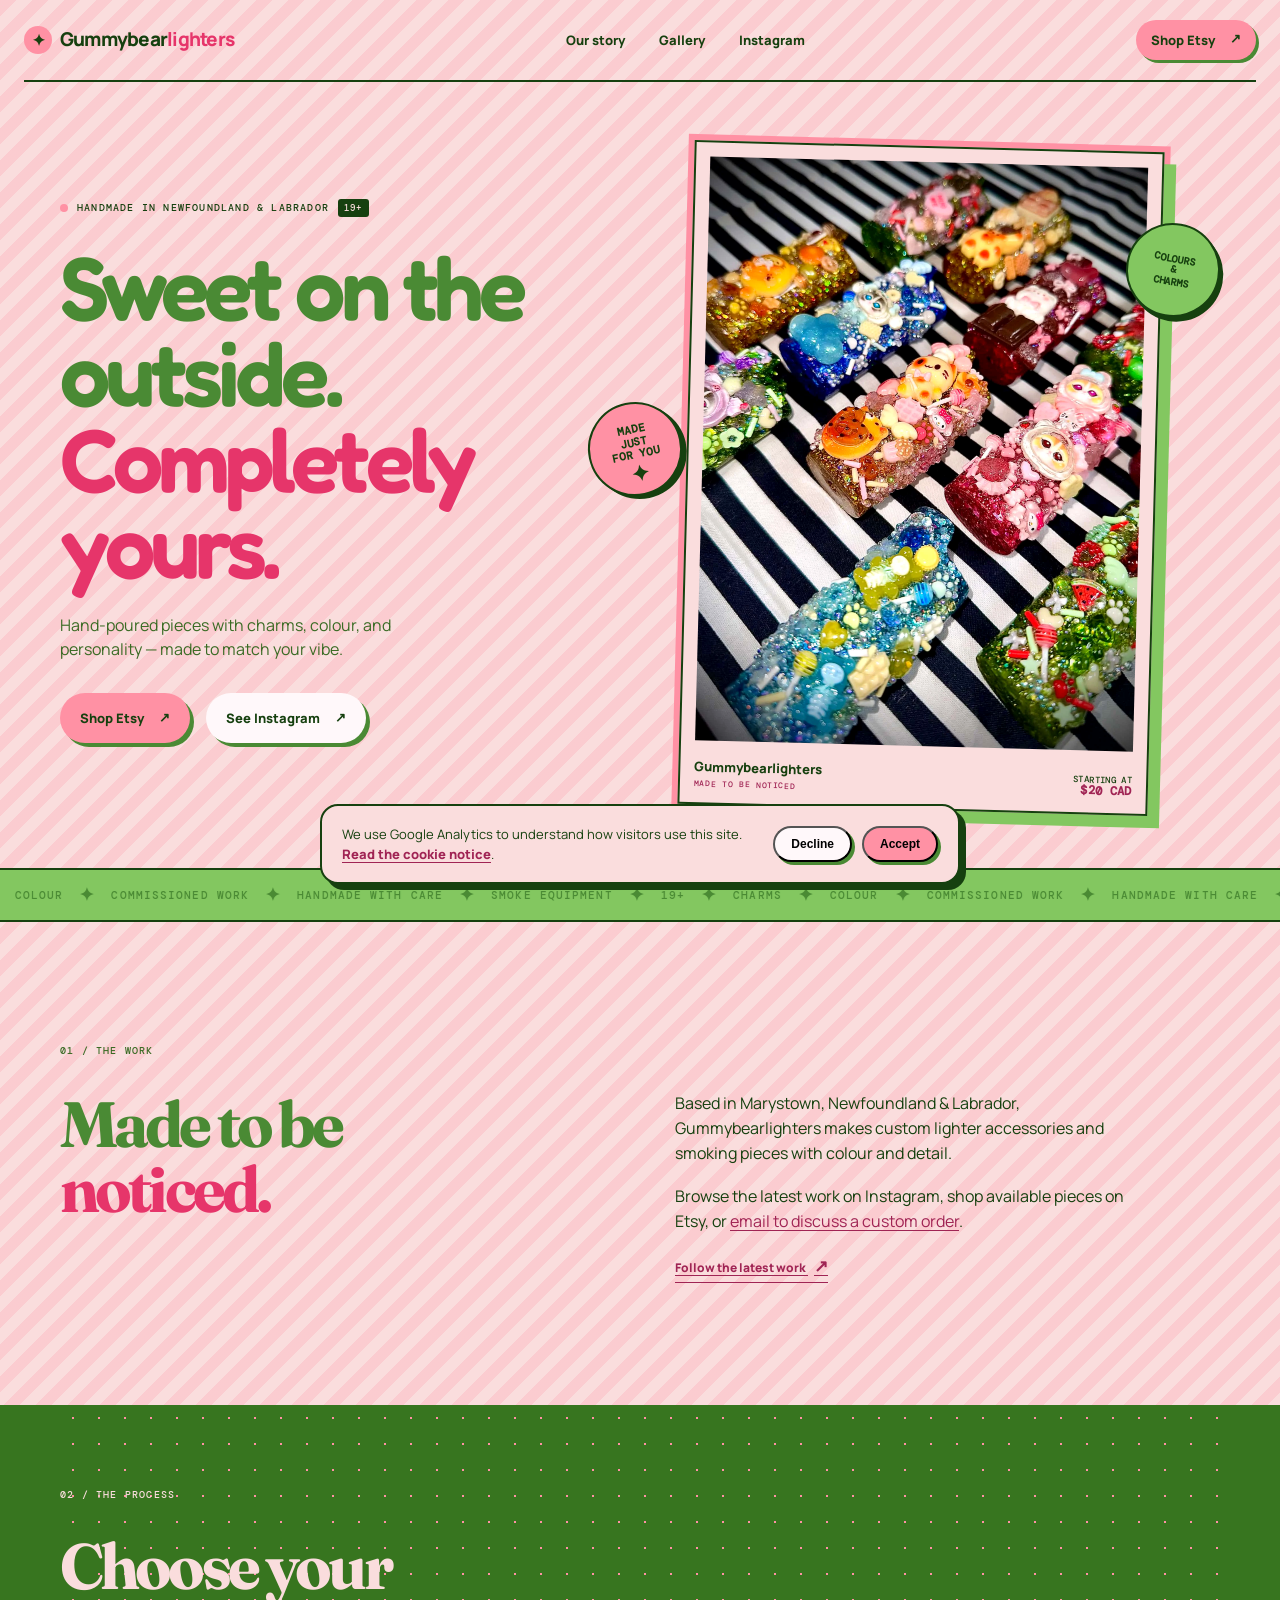
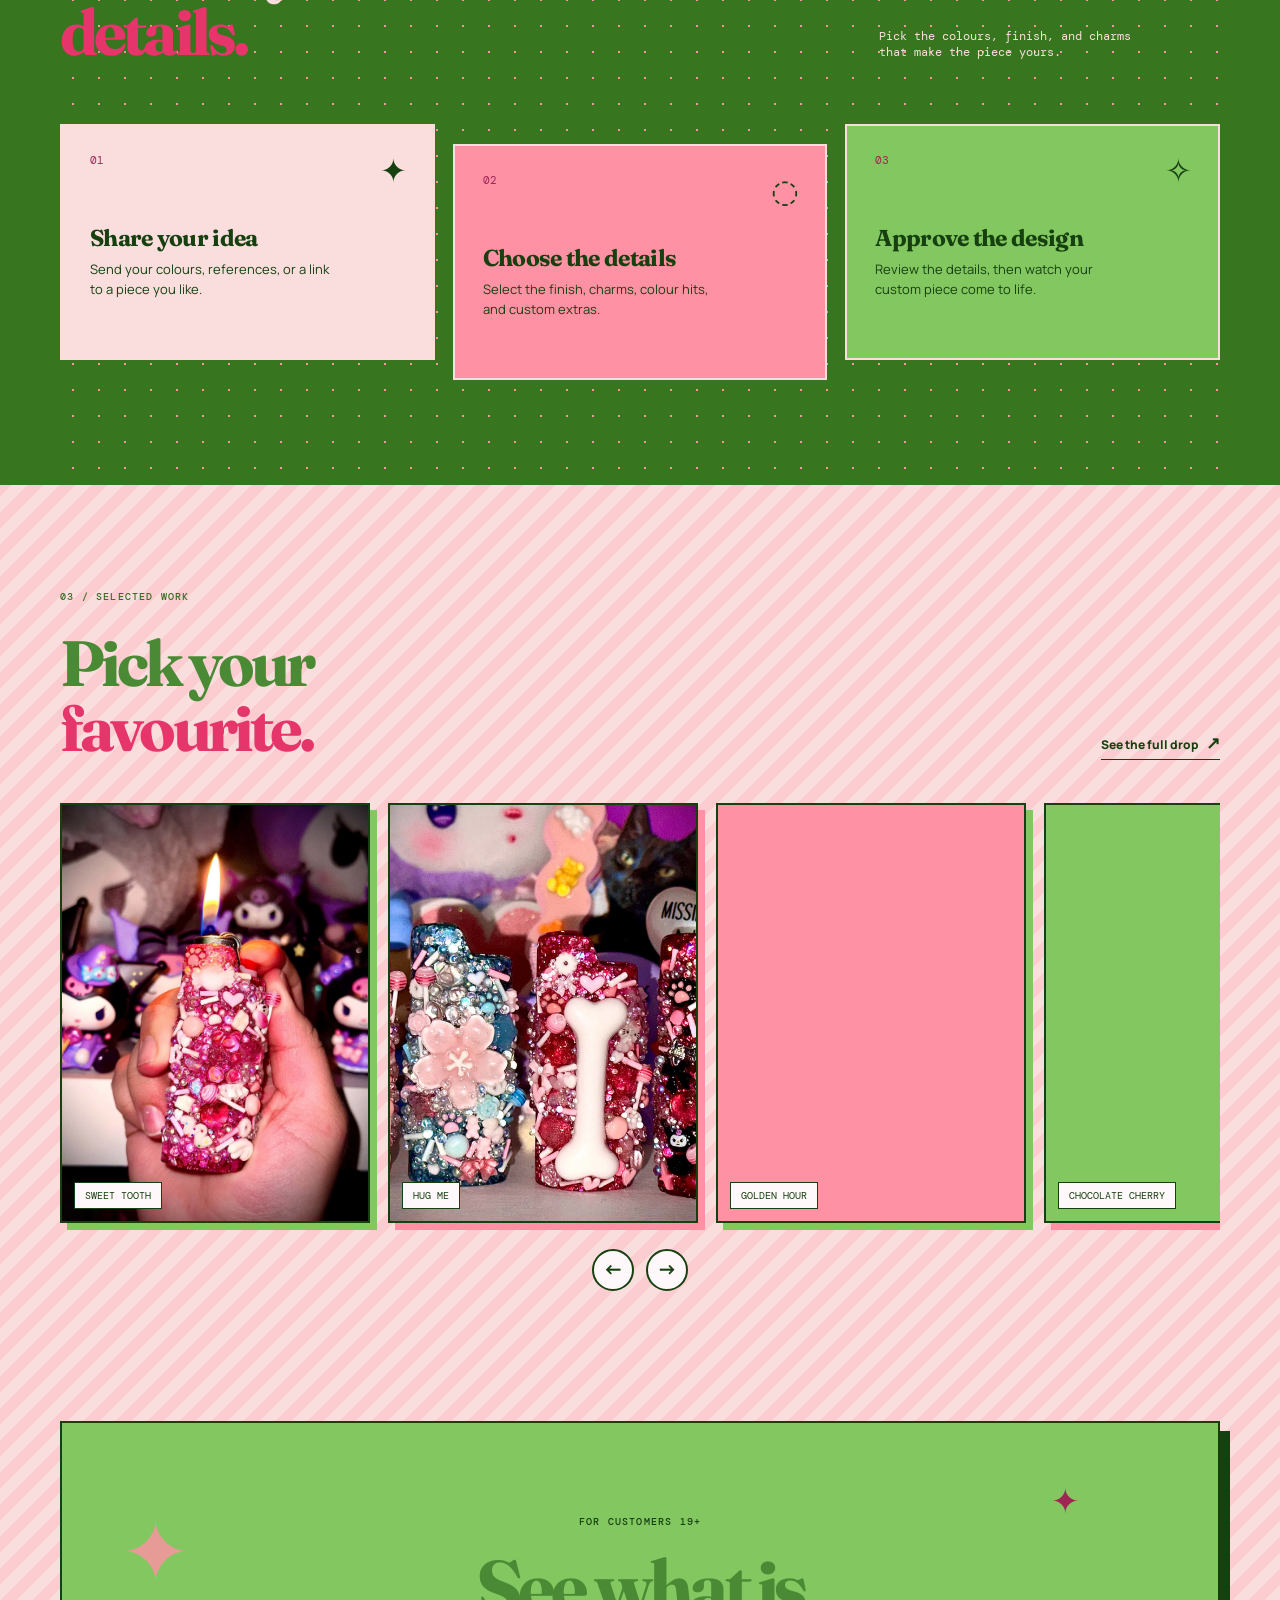
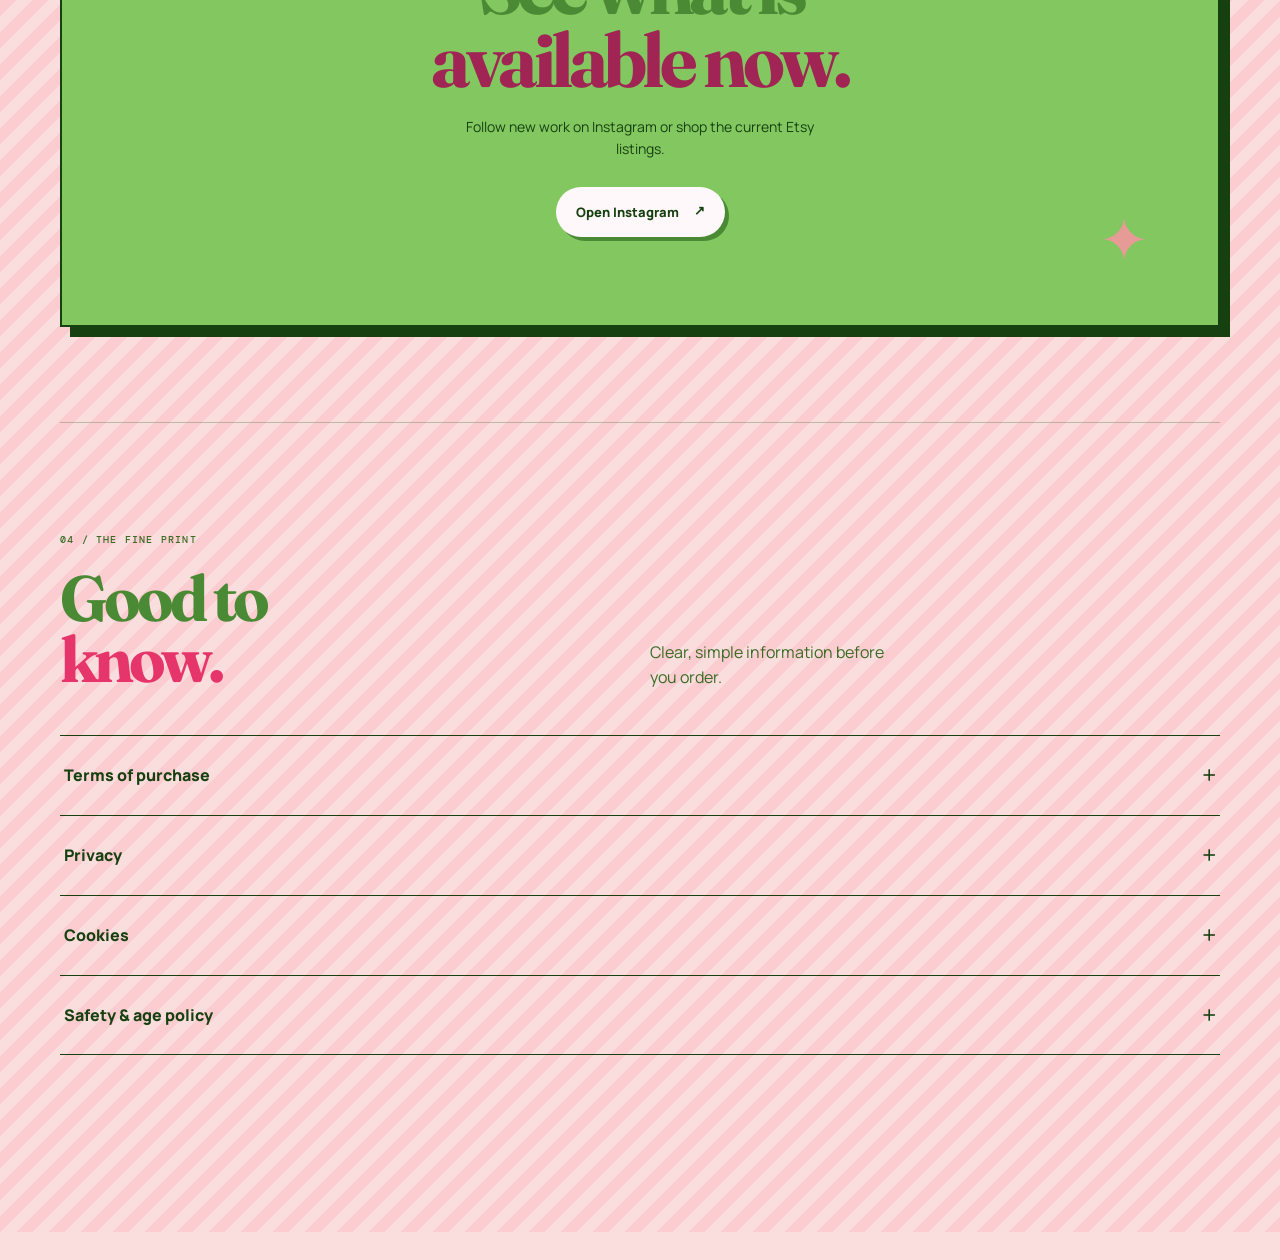
<file: index.html>
<!doctype html>
<html lang="en">
<head>
  <!-- Google Analytics loads only after cookie consent is accepted; see js/consent.js -->
  <script src="js/consent.js" defer></script>
  <meta charset="utf-8">
  <meta name="viewport" content="width=device-width, initial-scale=1">
  <meta name="description" content="Handmade custom lighter cases, charm-covered covers & bedazzled lighter accessories — unique gifts for smokers, made in Canada and shipped anywhere. Adults 19+.">
  <meta name="keywords" content="custom lighter case, decorated lighter, charm lighter, bedazzled lighter, personalized lighter gift, handmade lighter cover, custom bic lighter, lighter accessories">
  <meta name="author" content="Sages Services">
  <meta name="theme-color" content="#fadddd">
  <meta name="robots" content="index, follow, max-image-preview:large">
  <link rel="canonical" href="https://gummybearlighters.com/">
  <link rel="icon" href="assets/favicons/favicon.ico" sizes="32x32">
  <link rel="icon" href="assets/favicons/favicon-16x16.png" type="image/png" sizes="16x16">
  <link rel="icon" href="assets/favicons/favicon-32x32.png" type="image/png" sizes="32x32">
  <link rel="apple-touch-icon" href="assets/favicons/apple-touch-icon.png" sizes="180x180">
  <link rel="manifest" href="assets/favicons/site.webmanifest">
  <meta property="og:type" content="website">
  <meta property="og:site_name" content="Gummybearlighters">
  <meta property="og:locale" content="en_CA">
  <meta property="og:url" content="https://gummybearlighters.com/">
  <meta property="og:title" content="Custom Lighter Cases & Charm Covers | Gummybearlighters">
  <meta property="og:description" content="Handmade custom lighter cases and charm-covered accessories — unique gifts for smokers, shipped anywhere. Adults 19+.">
  <meta property="og:image" content="https://gummybearlighters.com/assets/social/og-image.png">
  <meta property="og:image:width" content="1200">
  <meta property="og:image:height" content="630">
  <meta property="og:image:alt" content="Gummybearlighters — custom lighter cases and charms, handmade and shipped anywhere">
  <meta name="twitter:card" content="summary_large_image">
  <meta name="twitter:title" content="Custom Lighter Cases & Charm Covers | Gummybearlighters">
  <meta name="twitter:description" content="Handmade custom lighter cases and charm-covered accessories — unique gifts for smokers, shipped anywhere. Adults 19+.">
  <meta name="twitter:image" content="https://gummybearlighters.com/assets/social/og-image.png">
  <title>Custom Lighter Cases & Charm Covers | Gummybearlighters</title>
  <link rel="preconnect" href="https://fonts.googleapis.com">
  <link rel="preconnect" href="https://fonts.gstatic.com" crossorigin>
  <link href="https://fonts.googleapis.com/css2?family=DM+Mono:wght@400;500&family=Fraunces:opsz,wght@9..144,600;9..144,700&family=Fredoka:wght@500;600;700&family=Manrope:wght@400;500;600;700;800&display=swap" rel="stylesheet">
  <link rel="stylesheet" href="css/styles.css">
  <link rel="stylesheet" href="css/gallery.css">
</head>
<body>
  <a class="skip-link" href="#top">Skip to content</a>
  <header class="site-header">
    <a class="brand" href="#top" aria-label="Gummybearlighters home"><span class="brand-mark">✦</span><span>Gummybear<span class="brand-pink">lighters</span></span></a>
    <nav class="main-nav" aria-label="Main navigation">
      <a href="#story">Our story</a>
      <a href="#gallery">Gallery</a>
      <a href="https://www.instagram.com/gummybearlighters/" target="_blank" rel="noopener noreferrer">Instagram</a>
    </nav>
    <a class="button button-small" href="https://www.etsy.com/ca/shop/Gummybearlighters" target="_blank" rel="noopener noreferrer">Shop Etsy <span>↗</span></a>
  </header>

  <main id="top" tabindex="-1">
    <section class="hero section-wrap">
      <div class="hero-copy">
        <p class="eyebrow"><span class="eyebrow-dot"></span> Handmade in Newfoundland & Labrador <span class="age-mark">19+</span></p>
          <h1>Sweet on the outside.<br><em>Completely yours.</em></h1>
          <p class="hero-intro">Hand-poured pieces with charms, colour, and personality — made to match your vibe.</p>
        <div class="hero-actions">
          <a class="button" href="https://www.etsy.com/ca/shop/Gummybearlighters" target="_blank" rel="noopener noreferrer">Shop Etsy <span>↗</span></a>
          <a class="button instagram-button" href="https://www.instagram.com/gummybearlighters/" target="_blank" rel="noopener noreferrer">See Instagram <span>↗</span></a>
        </div>
      </div>
      <div class="hero-art">
        <div class="hero-sticker sticker-one" aria-hidden="true">made<br>just<br>for you <span>✦</span></div>
        <div class="hero-image-frame"><img src="assets/img/hero-lighter-collection.webp" alt="A colourful collection of handmade custom lighter cases and charm accessories" width="1760" height="2048" fetchpriority="high"><span class="hero-photo-caption"><span>Gummybearlighters<br><small>made to be noticed</small></span><span class="hero-price">Starting at <strong>$20 CAD</strong></span></span></div>
        <div class="hero-sticker sticker-two" aria-hidden="true">colours<br>&amp;<br>charms</div>
      </div>
    </section>

    <div class="ticker" aria-hidden="true"><div class="ticker-rail"><div class="ticker-track"><span>CHARMS</span><b>✦</b><span>COLOUR</span><b>✦</b><span>COMMISSIONED WORK</span><b>✦</b><span>HANDMADE WITH CARE</span><b>✦</b><span>SMOKE EQUIPMENT</span><b>✦</b><span>19+</span><b>✦</b></div></div></div>

    <section class="story section-wrap reveal" id="story">
      <div class="section-label">01 / The work</div>
      <div class="story-content">
        <div><h2>Made to be<br><span>noticed.</span></h2></div>
        <div class="story-text"><p>Based in Marystown, Newfoundland & Labrador, Gummybearlighters makes custom lighter accessories and smoking pieces with colour and detail.</p><p>Browse the latest work on Instagram, shop available pieces on Etsy, or <a href="mailto:contact@gummybearlighter.ca">email to discuss a custom order</a>.</p><a class="text-link" href="https://www.instagram.com/gummybearlighters/" target="_blank" rel="noopener noreferrer">Follow the latest work <span>↗</span></a></div>
      </div>
    </section>

    <section class="how-it-works section-wrap reveal" id="how-it-works">
      <div class="section-label">02 / The process</div>
      <div class="how-heading"><h2>Choose your<br><span>details.</span></h2><p>Pick the colours, finish, and charms that make the piece yours.</p></div>
      <div class="steps">
        <article class="step"><div class="step-number">01</div><div class="step-icon">✦</div><h3>Share your idea</h3><p>Send your colours, references, or a link to a piece you like.</p></article>
        <article class="step"><div class="step-number">02</div><div class="step-icon">◌</div><h3>Choose the details</h3><p>Select the finish, charms, colour hits, and custom extras.</p></article>
        <article class="step"><div class="step-number">03</div><div class="step-icon">✧</div><h3>Approve the design</h3><p>Review the details, then watch your custom piece come to life.</p></article>
      </div>
    </section>

    <section class="gallery section-wrap reveal" id="gallery">
      <div class="gallery-heading"><div><div class="section-label">03 / Selected work</div><h2>Pick your<br><span>favourite.</span></h2></div><a class="text-link" href="https://www.etsy.com/ca/shop/Gummybearlighters" target="_blank" rel="noopener noreferrer">See the full drop <span>↗</span></a></div>
      <div class="gallery-carousel" role="region" aria-label="Selected work carousel" tabindex="0">
        <div class="gallery-track">
          <figure class="gallery-card"><img src="assets/img/gallery-sweet-tooth.webp" alt="Pink custom lighter case with candy charms" width="1536" height="2048" loading="lazy" decoding="async"><figcaption>sweet tooth</figcaption></figure>
          <figure class="gallery-card"><img src="assets/img/gallery-hug-me.webp" alt="Green custom lighter cover with playful charms" width="2048" height="1536" loading="lazy" decoding="async"><figcaption>hug me</figcaption></figure>
          <figure class="gallery-card"><img src="assets/img/gallery-golden-hour.webp" alt="Golden custom lighter case covered in tiny charms" width="1536" height="2048" loading="lazy" decoding="async"><figcaption>golden hour</figcaption></figure>
          <figure class="gallery-card"><img src="assets/img/gallery-chocolate-cherry.webp" alt="Deep pink charm-covered lighter case held in a hand" width="1536" height="2048" loading="lazy" decoding="async"><figcaption>chocolate cherry</figcaption></figure>
          <figure class="gallery-card"><img src="assets/img/gallery-colour-club.webp" alt="A colourful collection of handmade custom lighter cases" width="1782" height="2048" loading="lazy" decoding="async"><figcaption>colour club</figcaption></figure>
          <figure class="gallery-card"><img src="assets/img/gallery-pink-pop.webp" alt="Pink charm-covered lighter cover held in a hand" width="1536" height="2048" loading="lazy" decoding="async"><figcaption>pink pop</figcaption></figure>
          <figure class="gallery-card"><img src="assets/img/gallery-tiny-details.webp" alt="Close-up of colourful custom lighter cases" width="1536" height="2048" loading="lazy" decoding="async"><figcaption>tiny details</figcaption></figure>
          <figure class="gallery-card"><img src="assets/img/gallery-sweet-heart.webp" alt="Bright pink charm-covered lighter held in a hand" width="1536" height="2048" loading="lazy" decoding="async"><figcaption>sweet heart</figcaption></figure>
          <figure class="gallery-card"><img src="assets/img/gallery-all-together.webp" alt="Custom lighter cases arranged as a colourful collection" width="1788" height="2048" loading="lazy" decoding="async"><figcaption>all together</figcaption></figure>
          <figure class="gallery-card"><img src="assets/img/gallery-the-whole-gang.webp" alt="A lineup of colourful custom lighter cases" width="1782" height="2048" loading="lazy" decoding="async"><figcaption>the whole gang</figcaption></figure>
          <figure class="gallery-card"><img src="assets/img/gallery-cross-my-heart.webp" alt="Black and silver handmade lighter accessory with a cross charm and paw prints" width="1536" height="2048" loading="lazy" decoding="async"><figcaption>cross my heart</figcaption></figure>
          <figure class="gallery-card"><img src="assets/img/gallery-sweet-menace.webp" alt="Pink and black handmade lighter accessory with a Kuromi charm and a hug me heart" width="1536" height="2048" loading="lazy" decoding="async"><figcaption>sweet menace</figcaption></figure>
        </div>
      </div>
      <div class="carousel-controls" aria-label="Carousel controls">
        <button class="carousel-control" type="button" data-carousel-prev aria-label="Show previous images">←</button>
        <button class="carousel-control" type="button" data-carousel-next aria-label="Show next images">→</button>
      </div>
    </section>

    <section class="cta section-wrap reveal"><div class="cta-inner"><span class="cta-sparkle" aria-hidden="true">✦</span><p class="eyebrow">For customers 19+</p><h2>See what is<br><em>available now.</em></h2><p>Follow new work on Instagram or shop the current Etsy listings.</p><a class="button light-button" href="https://www.instagram.com/gummybearlighters/" target="_blank" rel="noopener noreferrer">Open Instagram <span>↗</span></a></div></section>
  </main>
  <section class="legal section-wrap reveal" id="legal">
    <div class="section-label">04 / The fine print</div>
    <div class="legal-heading"><h2>Good to<br><span>know.</span></h2><p>Clear, simple information before you order.</p></div>
    <div class="legal-list">
      <details><summary>Terms of purchase <span>+</span></summary><p>All pieces are handmade and may have small variations in colour, texture, and finish. Custom work is confirmed by email before production. Orders are for customers 19+ and must follow all applicable laws. Prices, availability, shipping, and returns are confirmed at checkout through Etsy or in your commission agreement. <a href="terms.html#terms">Read the full terms.</a></p></details>
      <details><summary>Privacy <span>+</span></summary><p>Gummybearlighters only uses information you share by email or through Etsy to answer questions, make your order, and provide support. We do not sell personal information. Etsy may process your information under its own privacy policy. <a href="terms.html#privacy">Read the privacy notice.</a></p></details>
      <details><summary>Cookies <span>+</span></summary><p>This site uses Google Analytics to understand how visitors use the site, which sets analytics cookies. External services such as Google Fonts, Etsy, and Instagram may also process requests under their own policies. <a href="terms.html#cookies">Read the cookie notice.</a></p></details>
      <details><summary>Safety & age policy <span>+</span></summary><p>For customers 19+. These products are accessories and art pieces, not toys. Keep small charms away from children and pets, use products only as intended, and follow local laws and manufacturer safety guidance. <a href="terms.html#safety">Read the full safety policy.</a></p></details>
    </div>
  </section>
  <footer class="site-footer section-wrap reveal"><a class="brand" href="#top"><span class="brand-mark">✦</span><span>Gummybear<span class="brand-pink">lighters</span></span></a><p>Artist-run & handmade in Marystown, NL.</p><div class="footer-links"><a href="https://www.instagram.com/gummybearlighters/" target="_blank" rel="noopener noreferrer">Instagram ↗</a><a href="mailto:contact@gummybearlighter.ca">Email ↗</a><a href="https://www.etsy.com/ca/shop/Gummybearlighters" target="_blank" rel="noopener noreferrer">Etsy ↗</a><a href="terms.html">Terms & privacy ↗</a></div></footer>
  <script type="application/ld+json">
  {
    "@context": "https://schema.org",
    "@type": ["OnlineStore", "LocalBusiness"],
    "name": "Gummybearlighters",
    "url": "https://gummybearlighters.com/",
    "image": "https://gummybearlighters.com/assets/img/hero-lighter-collection.webp",
    "description": "Handmade custom lighter cases, charm-covered lighter covers, and personalized smoking accessories, handmade in Marystown, Newfoundland & Labrador and shipped anywhere. For customers 19+.",
    "email": "contact@gummybearlighter.ca",
    "priceRange": "$20+",
    "founder": { "@type": "Person", "name": "Sages Services" },
    "address": { "@type": "PostalAddress", "addressLocality": "Marystown", "addressRegion": "NL", "addressCountry": "CA" },
    "sameAs": ["https://www.instagram.com/gummybearlighters/", "https://www.etsy.com/ca/shop/Gummybearlighters"],
    "areaServed": "Worldwide",
    "hasOfferCatalog": { "@type": "OfferCatalog", "name": "Handmade lighter accessories and custom commissions" }
  }
  </script>
  <script src="js/script.js" defer></script>
</body>
</html>
</file>
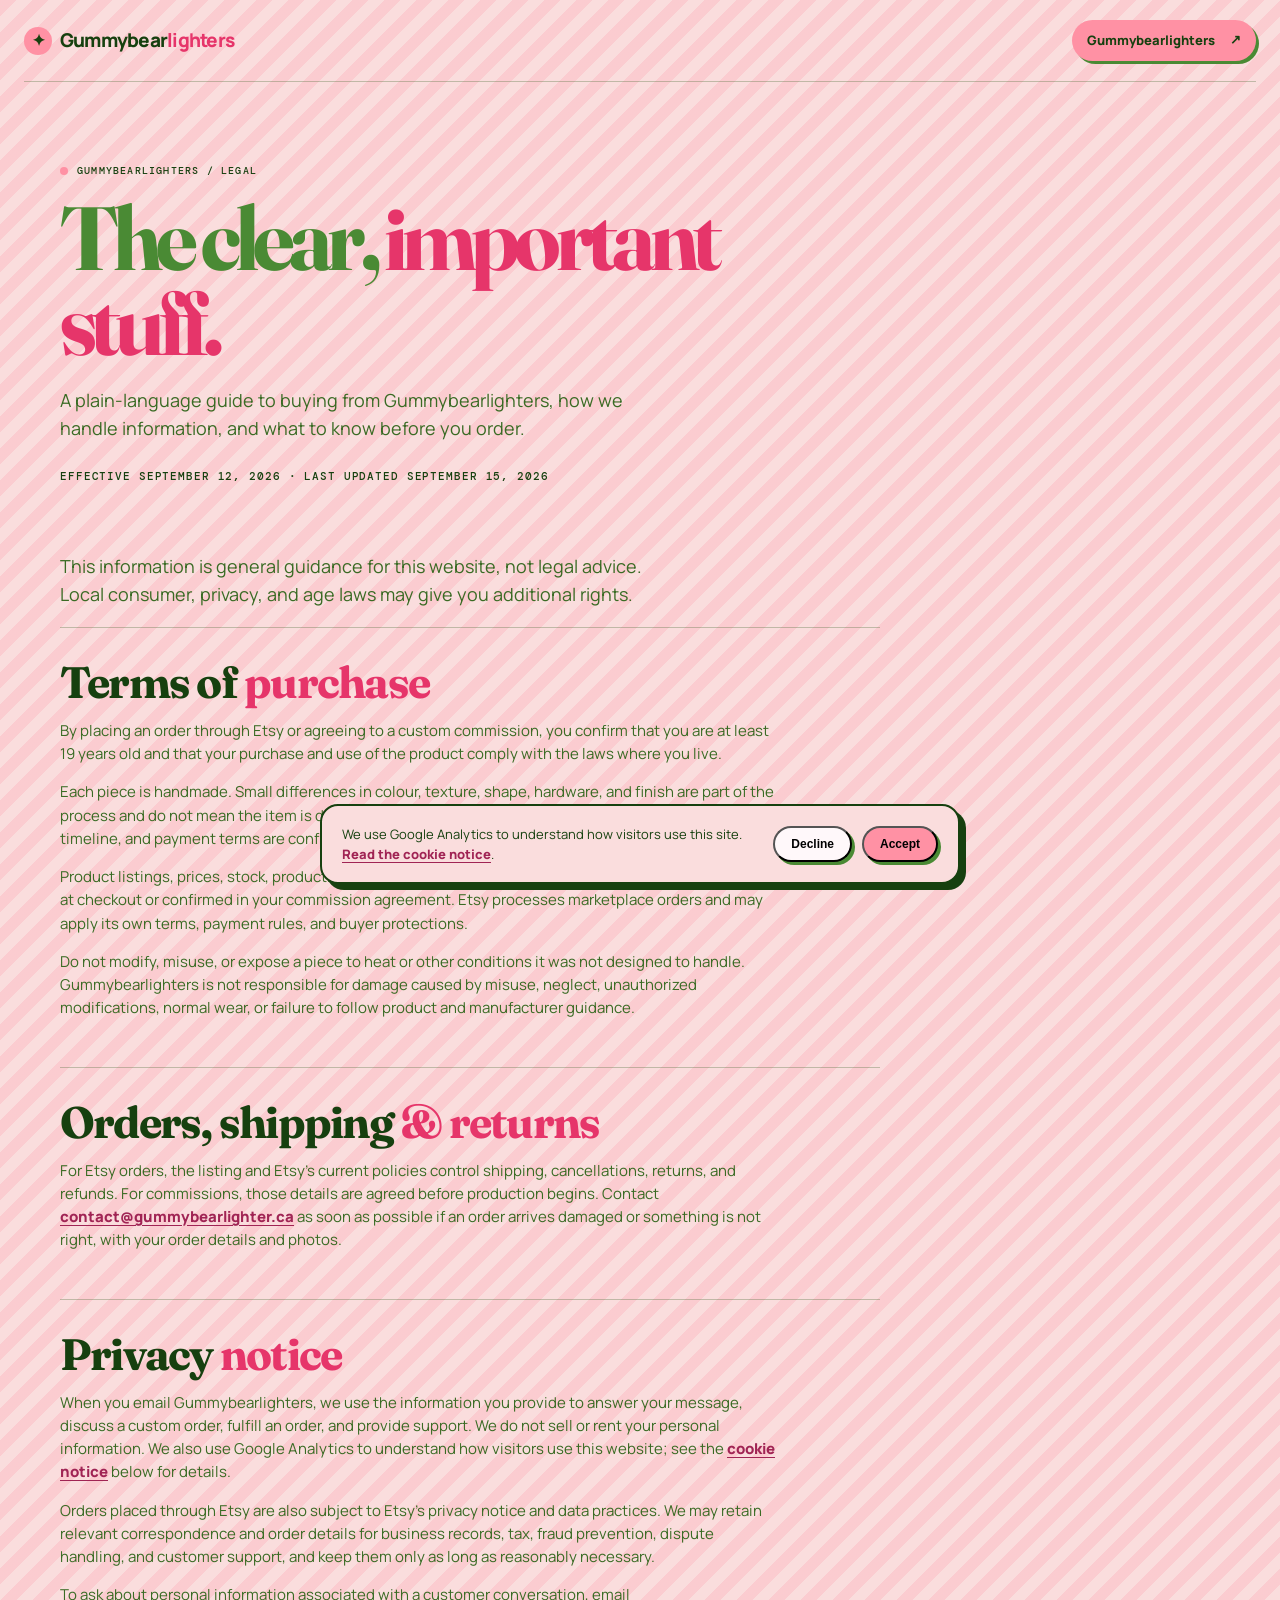
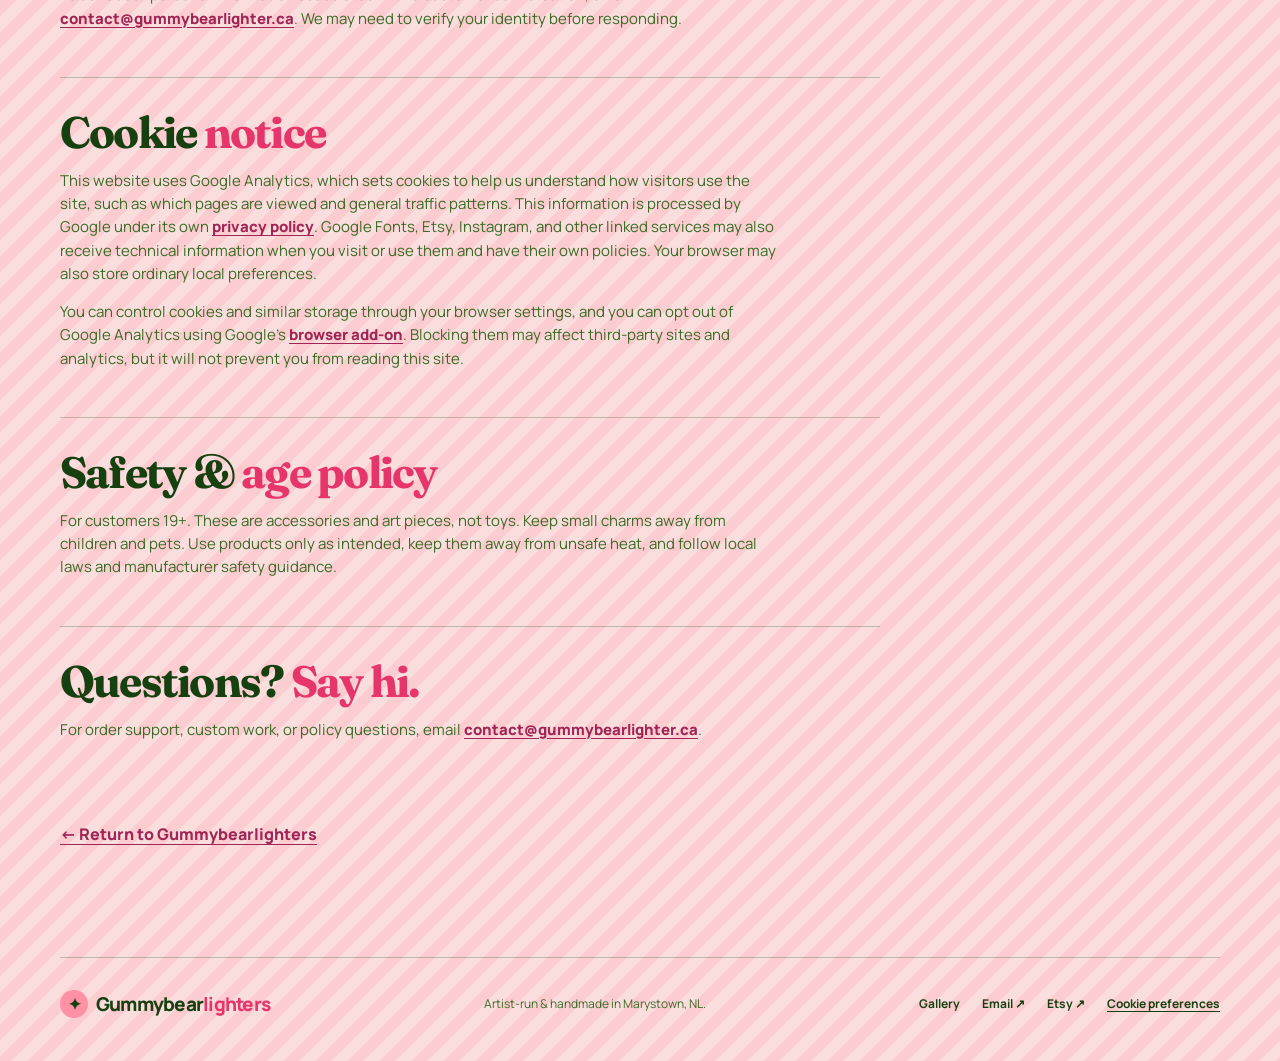
<file: terms.html>
<!doctype html>
<html lang="en">
<head>
  <!-- Google Analytics loads only after cookie consent is accepted; see js/consent.js -->
  <script src="js/consent.js" defer></script>
  <meta charset="utf-8">
  <meta name="viewport" content="width=device-width, initial-scale=1">
  <meta name="description" content="Read Gummybearlighters terms of purchase, shipping and returns information, privacy notice, cookie notice, and 19+ safety policy.">
  <meta name="theme-color" content="#fadddd">
  <meta name="robots" content="index, follow">
  <link rel="canonical" href="https://gummybearlighters.com/terms.html">
  <link rel="icon" href="assets/favicons/favicon.ico" sizes="32x32">
  <link rel="icon" href="assets/favicons/favicon-16x16.png" type="image/png" sizes="16x16">
  <link rel="icon" href="assets/favicons/favicon-32x32.png" type="image/png" sizes="32x32">
  <link rel="apple-touch-icon" href="assets/favicons/apple-touch-icon.png" sizes="180x180">
  <link rel="manifest" href="assets/favicons/site.webmanifest">
  <meta property="og:type" content="website">
  <meta property="og:site_name" content="Gummybearlighters">
  <meta property="og:locale" content="en_CA">
  <meta property="og:url" content="https://gummybearlighters.com/terms.html">
  <meta property="og:title" content="Terms, Privacy & Safety | Gummybearlighters">
  <meta property="og:description" content="Terms of purchase, privacy, cookies, and 19+ safety information for Gummybearlighters.">
  <meta property="og:image" content="https://gummybearlighters.com/assets/social/og-image.png">
  <meta property="og:image:width" content="1200">
  <meta property="og:image:height" content="630">
  <meta property="og:image:alt" content="Gummybearlighters — custom lighter cases and charms, handmade and shipped anywhere">
  <meta name="twitter:card" content="summary_large_image">
  <meta name="twitter:title" content="Terms, Privacy & Safety | Gummybearlighters">
  <meta name="twitter:description" content="Terms of purchase, privacy, cookies, and 19+ safety information for Gummybearlighters.">
  <meta name="twitter:image" content="https://gummybearlighters.com/assets/social/og-image.png">
  <title>Terms, Privacy & Safety | Gummybearlighters</title>
  <link rel="preconnect" href="https://fonts.googleapis.com">
  <link rel="preconnect" href="https://fonts.gstatic.com" crossorigin>
  <link href="https://fonts.googleapis.com/css2?family=DM+Mono:wght@400;500&family=Fraunces:opsz,wght@9..144,600;9..144,700&family=Fredoka:wght@500;600;700&family=Manrope:wght@400;500;600;700;800&display=swap" rel="stylesheet">
  <link rel="stylesheet" href="css/styles.css">
  <link rel="stylesheet" href="css/gallery.css">
</head>
<body class="policy-page">
  <a class="skip-link" href="#policy-content">Skip to content</a>
  <header class="site-header policy-header">
    <a class="brand" href="index.html" aria-label="Gummybearlighters home"><span class="brand-mark">✦</span><span>Gummybear<span class="brand-pink">lighters</span></span></a>
    <a class="button button-small" href="index.html">Gummybearlighters <span>↗</span></a>
  </header>
  <main class="policy-main section-wrap" id="policy-content" tabindex="-1">
    <p class="eyebrow policy-kicker"><span class="eyebrow-dot"></span> Gummybearlighters / legal</p>
    <h1 class="policy-title">The clear, <em>important stuff.</em></h1>
    <p class="policy-intro">A plain-language guide to buying from Gummybearlighters, how we handle information, and what to know before you order.</p>
    <p class="policy-updated">Effective September 12, 2026 · Last updated September 15, 2026</p>
    <p class="policy-intro">This information is general guidance for this website, not legal advice. Local consumer, privacy, and age laws may give you additional rights.</p>
    <div class="policy-content">
      <section class="policy-section" id="terms">
        <h2>Terms of <span>purchase</span></h2>
        <p>By placing an order through Etsy or agreeing to a custom commission, you confirm that you are at least 19 years old and that your purchase and use of the product comply with the laws where you live.</p>
        <p>Each piece is handmade. Small differences in colour, texture, shape, hardware, and finish are part of the process and do not mean the item is defective. Custom work begins only after the concept, price, timeline, and payment terms are confirmed in writing.</p>
        <p>Product listings, prices, stock, production timelines, shipping options, and return eligibility are shown at checkout or confirmed in your commission agreement. Etsy processes marketplace orders and may apply its own terms, payment rules, and buyer protections.</p>
        <p>Do not modify, misuse, or expose a piece to heat or other conditions it was not designed to handle. Gummybearlighters is not responsible for damage caused by misuse, neglect, unauthorized modifications, normal wear, or failure to follow product and manufacturer guidance.</p>
      </section>
      <section class="policy-section" id="returns">
        <h2>Orders, shipping <span>& returns</span></h2>
        <p>For Etsy orders, the listing and Etsy’s current policies control shipping, cancellations, returns, and refunds. For commissions, those details are agreed before production begins. Contact <a href="mailto:contact@gummybearlighter.ca">contact@gummybearlighter.ca</a> as soon as possible if an order arrives damaged or something is not right, with your order details and photos.</p>
      </section>
      <section class="policy-section" id="privacy">
        <h2>Privacy <span>notice</span></h2>
        <p>When you email Gummybearlighters, we use the information you provide to answer your message, discuss a custom order, fulfill an order, and provide support. We do not sell or rent your personal information. We also use Google Analytics to understand how visitors use this website; see the <a href="#cookies">cookie notice</a> below for details.</p>
        <p>Orders placed through Etsy are also subject to Etsy’s privacy notice and data practices. We may retain relevant correspondence and order details for business records, tax, fraud prevention, dispute handling, and customer support, and keep them only as long as reasonably necessary.</p>
        <p>To ask about personal information associated with a customer conversation, email <a href="mailto:contact@gummybearlighter.ca">contact@gummybearlighter.ca</a>. We may need to verify your identity before responding.</p>
      </section>
      <section class="policy-section" id="cookies">
        <h2>Cookie <span>notice</span></h2>
        <p>This website uses Google Analytics, which sets cookies to help us understand how visitors use the site, such as which pages are viewed and general traffic patterns. This information is processed by Google under its own <a href="https://policies.google.com/privacy" target="_blank" rel="noopener noreferrer">privacy policy</a>. Google Fonts, Etsy, Instagram, and other linked services may also receive technical information when you visit or use them and have their own policies. Your browser may also store ordinary local preferences.</p>
        <p>You can control cookies and similar storage through your browser settings, and you can opt out of Google Analytics using Google's <a href="https://tools.google.com/dlpage/gaoptout" target="_blank" rel="noopener noreferrer">browser add-on</a>. Blocking them may affect third-party sites and analytics, but it will not prevent you from reading this site.</p>
      </section>
      <section class="policy-section" id="safety">
        <h2>Safety & <span>age policy</span></h2>
        <p>For customers 19+. These are accessories and art pieces, not toys. Keep small charms away from children and pets. Use products only as intended, keep them away from unsafe heat, and follow local laws and manufacturer safety guidance.</p>
      </section>
      <section class="policy-section" id="contact">
        <h2>Questions? <span>Say hi.</span></h2>
        <p>For order support, custom work, or policy questions, email <a href="mailto:contact@gummybearlighter.ca">contact@gummybearlighter.ca</a>.</p>
      </section>
    </div>
    <a class="policy-back" href="index.html">← Return to Gummybearlighters</a>
  </main>
  <footer class="site-footer section-wrap"><a class="brand" href="index.html"><span class="brand-mark">✦</span><span>Gummybear<span class="brand-pink">lighters</span></span></a><p>Artist-run & handmade in Marystown, NL.</p><div class="footer-links"><a href="index.html#gallery">Gallery</a><a href="mailto:contact@gummybearlighter.ca">Email ↗</a><a href="https://www.etsy.com/ca/shop/Gummybearlighters" target="_blank" rel="noopener noreferrer">Etsy ↗</a></div></footer>
</body>
</html>
</file>
<file: css/styles.css>
:root{--ink:#16400f;--ink-soft:#3a6b24;--ink-deep:#37751f;--title-green:#4a8a34;--pink:#ff91a4;--pink-strong:#e6356a;--pink-deep:#a02454;--green:#83c760;--cream:#fadddd;--white:#fff8fa;--line:rgba(45,92,28,.28);--serif:"Fraunces",Georgia,serif;--sans:"Manrope",Arial,sans-serif;--mono:"DM Mono",monospace}*{box-sizing:border-box}html{scroll-behavior:smooth;overflow-x:clip}body{margin:0;overflow-x:hidden;color:var(--ink);background:var(--cream);background-image:linear-gradient(135deg,rgba(255,145,164,.22) 25%,transparent 25%,transparent 50%,rgba(255,145,164,.22) 50%,rgba(255,145,164,.22) 75%,transparent 75%);background-size:32px 32px;font:16px/1.55 var(--sans)}a{color:inherit;text-decoration:none}.section-wrap{width:min(1160px,calc(100% - 48px));margin-inline:auto}.skip-link{position:fixed;z-index:20;top:12px;left:16px;padding:10px 14px;color:var(--cream);background:var(--ink);transform:translateY(-160%)}.skip-link:focus{transform:translateY(0)}a:focus-visible{outline:3px solid var(--pink-strong);outline-offset:4px}.site-header{display:flex;align-items:center;justify-content:space-between;width:min(1260px,calc(100% - 48px));min-height:82px;margin:auto;border-bottom:2px solid var(--ink)}.brand{display:flex;align-items:center;gap:8px;font-size:19px;font-weight:800;letter-spacing:-.04em}.brand-mark{display:grid;place-items:center;width:28px;height:28px;border-radius:50%;background:var(--pink);font-size:16px}.brand-pink,.hero h1 em,.story h2 span,.how-heading h2 span,.gallery h2 span,.cta h2 em,.legal-heading h2 span,.policy-title em,.policy-section h2 span{color:var(--pink-strong)}.main-nav{display:flex;gap:34px;font-size:13px;font-weight:800}.main-nav a:hover,.footer-links a:hover{color:var(--pink-strong)}.button{display:inline-flex;align-items:center;gap:15px;padding:15px 20px;border-radius:99px;background:var(--pink);box-shadow:4px 4px 0 var(--title-green);font-size:13px;font-weight:800;transition:transform .2s ease,box-shadow .2s ease}.button:hover{transform:translate(2px,2px);box-shadow:2px 2px 0 var(--title-green)}.button-small{padding:10px 15px;box-shadow:3px 3px 0 var(--title-green)}.eyebrow,.section-label{font:500 10px var(--mono);letter-spacing:.12em;text-transform:uppercase}.eyebrow{display:flex;align-items:center;gap:9px}.eyebrow-dot{width:8px;height:8px;border-radius:50%;background:var(--pink)}.age-mark{padding:3px 6px;border-radius:3px;background:var(--ink);color:var(--cream);font:500 9px var(--mono)}.hero{display:grid;grid-template-columns:45% 55%;align-items:center;min-height:700px;padding:64px 0 82px}.hero h1{max-width:660px;margin:27px 0 25px;color:var(--title-green);font:600 clamp(50px,7vw,92px)/.96 "Fredoka",var(--sans);letter-spacing:-.055em}.hero h1 em,.cta h2 em,.policy-title em{font-style:normal}.hero-actions{display:flex;flex-wrap:wrap;gap:16px;margin-top:31px}.instagram-button{background:var(--white)}.hero-art{position:relative;min-height:640px}.hero-image-frame{position:absolute;top:0;right:10%;width:min(470px,88%);padding:14px 14px 62px;overflow:hidden;border:2px solid var(--ink);background:var(--cream);box-shadow:12px 12px 0 var(--green),0 0 0 6px var(--pink);transform:rotate(1.5deg)}.hero-image-frame img{display:block;width:100%;aspect-ratio:3/4;height:auto;object-fit:cover;object-position:center;filter:saturate(1.08) contrast(1.02)}.hero-photo-caption{position:absolute;right:14px;bottom:14px;left:14px;font-size:13px;font-weight:800;line-height:1.1}.hero-photo-caption small{display:inline-block;margin-top:4px;color:var(--pink-deep);font:500 8px var(--mono);letter-spacing:.08em;text-transform:uppercase}.hero-sticker{position:absolute;z-index:2;top:40%;left:1%;display:grid;place-items:center;width:94px;height:94px;padding:12px;border:2px solid var(--ink);border-radius:50%;background:var(--pink);box-shadow:4px 4px 0 var(--ink);font:600 11px/1.15 var(--mono);text-align:center;text-transform:uppercase;transform:rotate(-12deg)}.hero-sticker span{font-size:22px;line-height:0}.sticker-two{top:12%;right:0;left:auto;background:var(--green);font-size:10px;transform:rotate(10deg)}.ticker{display:flex;overflow:hidden;border-block:2px solid var(--ink);background:var(--green)}.ticker-rail{display:flex;will-change:transform}.ticker-track{display:flex;flex-shrink:0;align-items:center;gap:16px;padding:13px 16px 13px 0;color:var(--title-green);white-space:nowrap;font:500 11px var(--mono);letter-spacing:.1em}.ticker-track b{font-size:18px}.story{padding:122px 0}.section-label{color:var(--ink-soft)}.story-content{display:grid;grid-template-columns:1fr 1fr;gap:70px;margin-top:34px}.story h2,.how-heading h2,.gallery h2{margin:0;color:var(--title-green);font:700 clamp(40px,5vw,64px)/1.02 var(--serif);letter-spacing:-.06em}.story-text{max-width:485px}.story-text p{margin:0 0 19px}.story-text a{color:var(--pink-deep);text-decoration:underline;text-underline-offset:3px}.text-link{display:inline-block;border-bottom:1px solid currentColor;padding-bottom:3px;font-size:12px;font-weight:800}.text-link span{margin-left:6px;font-size:17px}.how-it-works{position:relative;isolation:isolate;padding:83px 0 125px;background:var(--ink-deep);box-shadow:0 0 0 100vmax var(--ink-deep);clip-path:inset(0 -100vmax)}.how-it-works::before{position:absolute;z-index:-1;inset:0;content:"";background-image:radial-gradient(var(--pink) 1px,transparent 1px);background-size:26px 26px}.how-it-works .section-label,.how-it-works .how-heading p,.how-it-works .how-heading h2{color:var(--cream)}.how-heading{display:flex;align-items:end;justify-content:space-between;margin-top:32px}.how-heading p{max-width:260px;margin:0 7% 4px 0;font:12px var(--mono)}.steps{display:grid;grid-template-columns:repeat(3,1fr);gap:18px;margin-top:60px}.step{position:relative;min-height:236px;padding:27px 28px 32px;border:2px solid var(--cream);background:var(--cream)}.step:nth-child(2){transform:translateY(20px);background:var(--pink)}.step:nth-child(3){background:var(--green)}.step-number{font:11px var(--mono);color:var(--pink-deep)}.step-icon{position:absolute;top:20px;right:26px;font-size:32px}.step h3{margin:57px 0 7px;font:700 23px var(--serif);letter-spacing:-.03em}.step p{max-width:240px;margin:0;font-size:13px}.gallery{padding:105px 0 130px}.gallery-heading{display:flex;align-items:end;justify-content:space-between;margin-bottom:43px}.gallery-heading h2{margin-top:27px}.gallery-card{position:relative;margin:0;overflow:hidden;border:2px solid var(--ink);background:var(--pink);box-shadow:7px 7px 0 var(--green)}.gallery-card:nth-child(even){background:var(--green);box-shadow:7px 7px 0 var(--pink)}.gallery-card img{display:block;width:100%;height:100%;object-fit:cover;transition:transform .4s ease}.gallery-card:hover img{transform:scale(1.04)}.gallery-card figcaption{position:absolute;bottom:12px;left:12px;padding:6px 10px;border:1px solid var(--ink);background:var(--white);font:10px var(--mono);text-transform:uppercase}.cta{padding-bottom:95px}.cta-inner{position:relative;overflow:hidden;padding:82px 20px 88px;border:2px solid var(--ink);background:var(--green);box-shadow:10px 10px 0 var(--ink);text-align:center}.cta-inner::before,.cta-inner::after{position:absolute;color:var(--pink);content:"✦";font-size:85px;opacity:.8}.cta-inner::before{top:12%;left:5%}.cta-inner::after{right:6%;bottom:8%;font-size:60px}.cta-sparkle{position:absolute;top:10%;right:12%;color:var(--pink-deep);font-size:34px;animation:spin-slow 7s linear infinite}@keyframes spin-slow{from{transform:rotate(0deg)}to{transform:rotate(360deg)}}.cta .eyebrow{justify-content:center}.cta h2{position:relative;margin:23px 0 19px;color:var(--title-green);font:700 clamp(48px,6vw,76px)/.96 var(--serif);letter-spacing:-.06em}.cta h2 em{color:var(--pink-deep)}.cta p:not(.eyebrow){position:relative;max-width:350px;margin:0 auto 27px;font-size:14px}.light-button{position:relative;background:var(--white)}.legal{padding:110px 0 72px;border-top:1px solid var(--line)}.legal-heading{display:grid;grid-template-columns:1fr 1fr;align-items:end;gap:20px;margin:22px 0 46px}.legal-heading h2{margin:0;color:var(--title-green);font:700 clamp(42px,5vw,68px)/.95 var(--serif);letter-spacing:-.06em}.legal-heading p{max-width:260px;margin:0;color:var(--ink-soft)}.legal-list{border-top:1px solid var(--ink)}.legal-list details{border-bottom:1px solid var(--ink)}.legal-list summary{display:flex;align-items:center;justify-content:space-between;padding:20px 4px;cursor:pointer;list-style:none;font-weight:800}.legal-list summary::-webkit-details-marker{display:none}.legal-list summary span{font-size:25px;font-weight:400;transition:transform .2s}.legal-list details[open] summary span{transform:rotate(45deg)}.legal-list details p{max-width:690px;margin:-2px 42px 24px 4px;font-size:14px}.legal-list details a,.policy-section a{color:var(--pink-deep);font-weight:800;text-decoration:underline;text-underline-offset:3px}.site-footer{display:flex;align-items:center;justify-content:space-between;padding:32px 0 42px;border-top:1px solid var(--line);font-size:12px}.site-footer p{margin:0;color:var(--ink-soft)}.footer-links{display:flex;gap:22px;font-weight:700}.policy-page{min-height:100vh}.policy-header{border-bottom:1px solid var(--line)}.policy-main{padding:72px 0 110px}.policy-kicker{margin-bottom:18px}.policy-title{max-width:780px;margin:0 0 22px;color:var(--title-green);font:700 clamp(48px,7vw,92px)/.95 var(--serif);letter-spacing:-.065em}.policy-intro{max-width:600px;color:var(--ink-soft);font-size:18px}.policy-updated{margin:26px 0 70px;font:500 11px var(--mono);letter-spacing:.08em;text-transform:uppercase}.policy-content{max-width:820px}.policy-section{padding:32px 0;border-top:1px solid var(--line);scroll-margin-top:30px}.policy-section h2{margin:0 0 12px;font:700 clamp(28px,4vw,44px)/1 var(--serif);letter-spacing:-.04em}.policy-section p,.policy-section li{max-width:720px;color:var(--ink-soft);font-size:15px}.policy-section ul{padding-left:20px}.policy-back{display:inline-flex;margin-top:34px;color:var(--pink-deep);font-weight:800;text-decoration:underline;text-underline-offset:4px}.cookie-preferences-link{color:inherit;text-decoration:underline;text-underline-offset:3px;cursor:pointer}.cookie-banner{position:fixed;z-index:30;left:16px;right:16px;bottom:16px;display:flex;flex-wrap:wrap;align-items:center;justify-content:space-between;gap:16px;max-width:640px;margin-inline:auto;padding:18px 20px;border:2px solid var(--ink);border-radius:18px;background:var(--cream);box-shadow:6px 6px 0 var(--ink);opacity:0;transform:translateY(140%);transition:transform .4s cubic-bezier(.2,.75,.3,1),opacity .4s ease}.cookie-banner.is-visible{opacity:1;transform:translateY(0)}.cookie-banner-text{flex:1 1 260px;margin:0;font-size:13px}.cookie-banner-text a{color:var(--pink-deep);font-weight:800;text-decoration:underline;text-underline-offset:3px}.cookie-banner-actions{display:flex;flex-shrink:0;gap:10px}.cookie-banner-actions .button{padding:9px 16px;font-size:12px;box-shadow:3px 3px 0 var(--title-green)}@supports (bottom:env(safe-area-inset-bottom)){.cookie-banner{bottom:calc(16px + env(safe-area-inset-bottom))}}@media(max-width:900px){.section-wrap,.site-header{width:calc(100% - 32px)}.site-header{min-height:72px;flex-wrap:wrap;padding-top:10px}.brand{font-size:16px}.site-header .button-small{padding:9px 12px;font-size:11px}.main-nav{order:3;width:100%;justify-content:center;gap:20px;padding:10px 0 12px;font-size:11px}.main-nav a:nth-child(3){display:none}.hero{display:block;min-height:0;padding:44px 0 64px}.hero h1{max-width:350px;font-size:clamp(44px,13.5vw,62px)}.hero-art{min-height:488px;margin-top:36px}.hero-image-frame{right:50%;width:min(340px,82vw);padding:9px 9px 45px;box-shadow:8px 8px 0 var(--green),0 0 0 4px var(--pink);transform:translateX(50%) rotate(1deg)}.hero-image-frame img{aspect-ratio:3/3.65}.hero-photo-caption{right:9px;bottom:10px;left:9px;font-size:11px}.hero-photo-caption small{font-size:7px}.story{padding:82px 0}.story-content{display:block;margin-top:25px}.story-text{margin-top:28px;font-size:14px}.how-it-works{padding:65px 0 82px}.how-heading{display:block}.how-heading p{margin:22px 0 0}.steps{display:block;margin-top:35px}.step,.step:nth-child(2){min-height:205px;margin-bottom:12px;transform:none}.step h3{margin-top:45px}.gallery{padding:78px 0}.gallery-heading{display:block;margin-bottom:30px}.gallery-heading .text-link{margin-top:25px}.gallery-card{box-shadow:4px 4px 0 var(--green)}.gallery-card:nth-child(even){box-shadow:4px 4px 0 var(--pink)}.gallery-card figcaption{bottom:8px;left:8px;font-size:9px}.cta{width:100%;padding-bottom:72px}.cta-inner{padding:68px 22px 75px;border-inline:0;box-shadow:none}.cta-inner::before{left:-3%;font-size:65px}.cta-inner::after{right:-3%;font-size:55px}.cta-sparkle{top:5%;right:6%;font-size:24px}.legal{padding:76px 0 60px}.legal-heading{grid-template-columns:1fr;margin-bottom:34px}.site-footer{display:grid;grid-template-columns:1fr 1fr;gap:19px;width:calc(100% - 32px)}.site-footer p,.footer-links{grid-column:1/-1}.footer-links{gap:17px;font-size:11px}.cookie-banner{left:12px;right:12px;bottom:12px;padding:16px}.cookie-banner-actions{width:100%}.cookie-banner-actions .button{flex:1;justify-content:center}}@media(prefers-reduced-motion:reduce){html{scroll-behavior:auto}*,*::before,*::after{transition-duration:.01ms!important;animation-duration:.01ms!important;animation-iteration-count:1!important}.ticker{justify-content:center}.ticker-rail{transform:none!important}.cookie-banner.is-visible{transform:none}}
</file>
<file: css/gallery.css>
.hero-intro{max-width:390px;margin:0;color:var(--ink-soft);font-size:16px}.hero-photo-caption{display:flex;align-items:flex-end;justify-content:space-between;gap:10px}.hero-price{margin:0;text-align:right;font:500 9px/1.15 var(--mono);letter-spacing:.04em;text-transform:uppercase;white-space:nowrap}.hero-price strong{display:block;color:var(--pink-deep);font-size:12px}.button span{display:inline-flex;align-items:center;line-height:1;transform:translateY(-1px)}.gallery-carousel{position:relative;overflow-x:auto;overscroll-behavior-x:contain;scroll-snap-type:x mandatory;scrollbar-width:none;cursor:grab;-webkit-overflow-scrolling:touch}.gallery-carousel::-webkit-scrollbar{display:none}.gallery-carousel.is-dragging{cursor:grabbing;scroll-snap-type:none;user-select:none}.gallery-track{display:flex;gap:18px;width:max-content;padding:0 10px 18px 0}.gallery-track .gallery-card{display:block;flex:0 0 clamp(230px,26vw,310px);height:420px;grid-column:auto;grid-row:auto;scroll-snap-align:start;scroll-snap-stop:always}.gallery-track .gallery-card img{height:100%;transition:transform .4s ease}.gallery-track .gallery-card:hover img{transform:scale(1.04)}.carousel-controls{display:flex;justify-content:center;gap:12px;margin-top:8px}.carousel-control{display:grid;place-items:center;width:42px;height:42px;padding:0 0 2px;border:2px solid var(--ink);border-radius:50%;background:var(--white);color:var(--ink);cursor:pointer;font:800 20px/1 var(--sans);transition:transform .2s ease,background .2s ease}.carousel-control:hover{background:var(--pink);transform:translateY(-2px)}.hero-art{transform:translate3d(var(--parallax-x,0px),calc(var(--parallax-y,0px) + var(--parallax-scroll,0px)),0);transition:transform .5s cubic-bezier(.2,.75,.3,1);will-change:transform}.site-header,.hero-copy,.hero-art{animation:rise-in .65s both}.hero-copy{animation-delay:.08s}.hero-art{animation-delay:.16s}.policy-main{animation:rise-in .65s .08s both}@keyframes rise-in{from{opacity:0;transform:translateY(16px)}to{opacity:1;transform:translateY(0)}}.reveal{opacity:0;transform:translateY(28px);transition:opacity .7s ease,transform .7s ease}.reveal.is-visible{opacity:1;transform:translateY(0)}@media(max-width:900px){.hero-intro{max-width:310px;font-size:14px}.hero-price{font-size:7px}.hero-price strong{font-size:10px}.hero-art{transform:none;transition:none}.hero-sticker{display:none}.gallery-track{gap:12px;padding-bottom:14px}.gallery-track .gallery-card{flex-basis:min(78vw,300px);height:390px}.carousel-controls{margin-top:4px}.carousel-control{width:44px;height:44px;font-size:18px}.site-header,.hero-copy,.hero-art{animation-duration:.48s}.reveal{transition-duration:.5s}}@media(prefers-reduced-motion:reduce){html{scroll-behavior:auto}.gallery-carousel{scroll-behavior:auto}.site-header,.hero-copy,.hero-art,.policy-main{animation:none}.hero-art{transform:none!important;transition:none}.reveal{opacity:1!important;transform:none!important;transition:none!important}}
</file>
